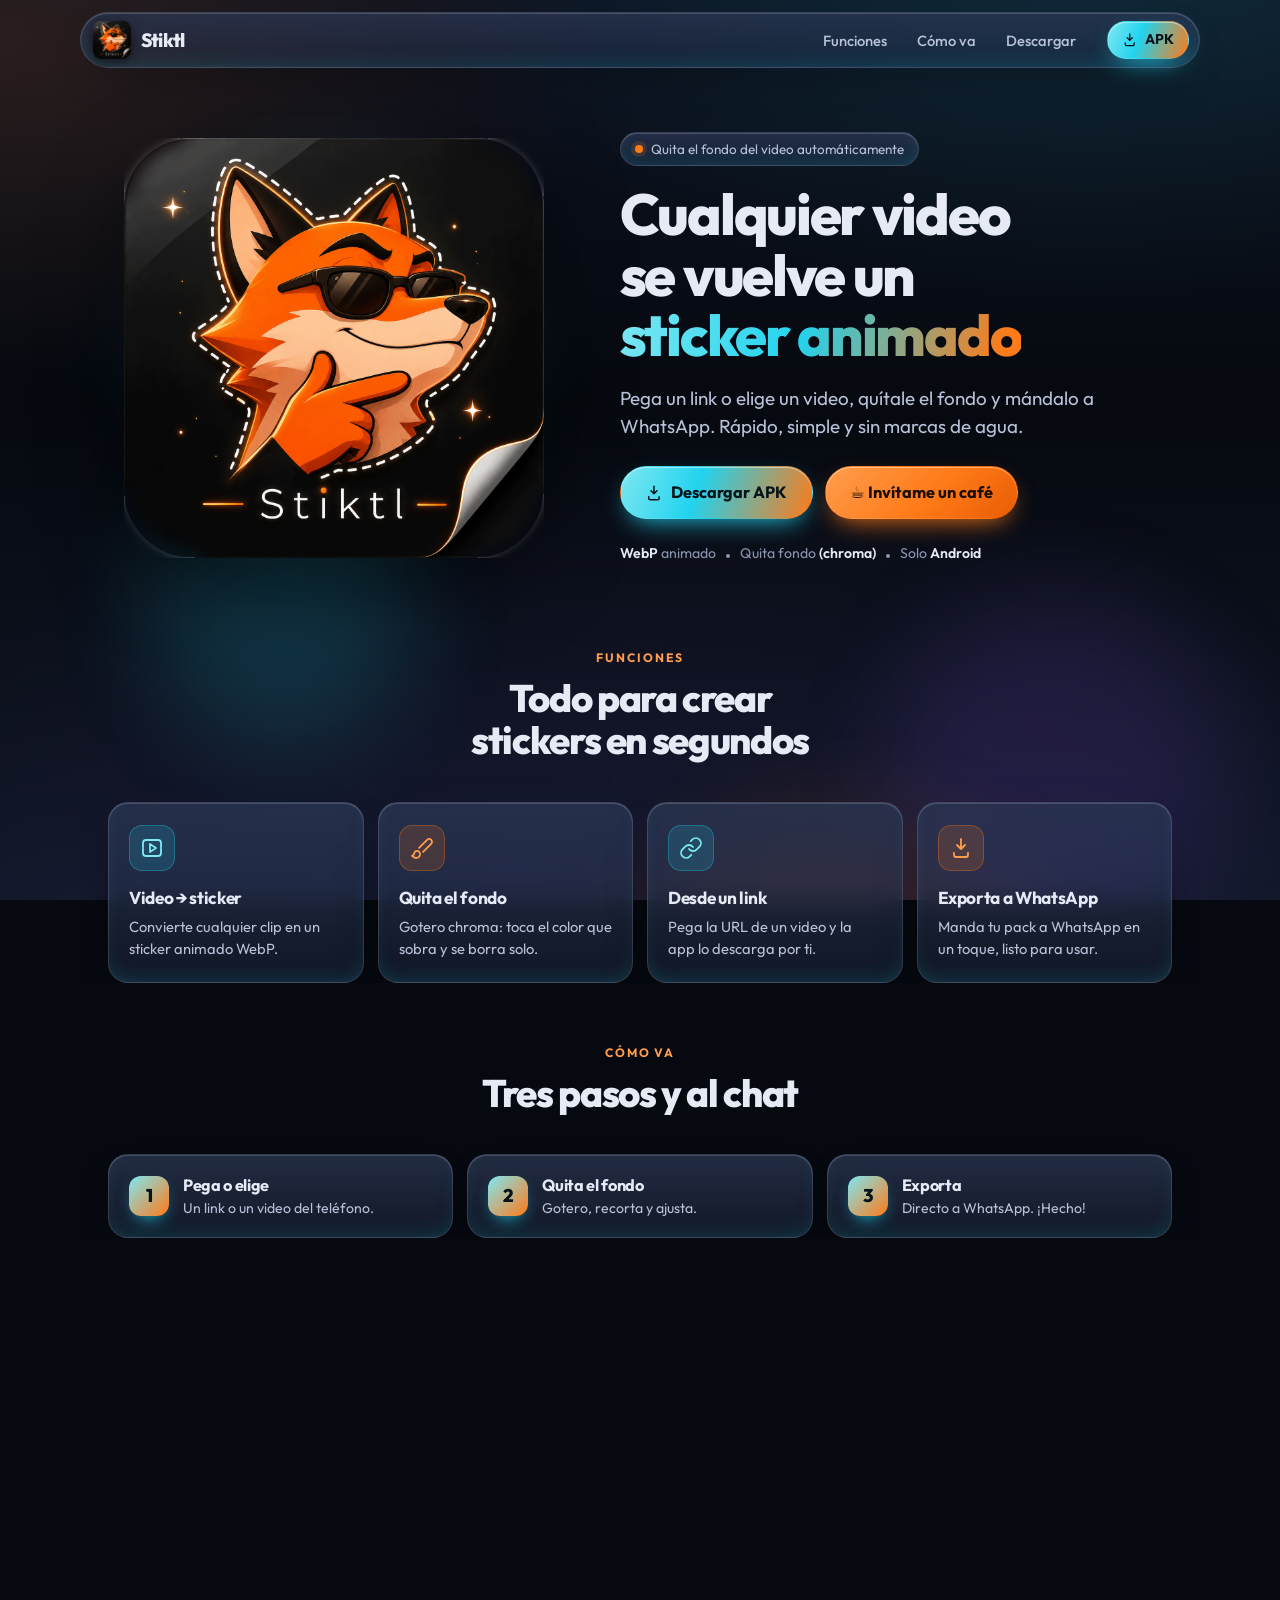
<file: index.html>
<!DOCTYPE html>
<html lang="es">
<head>
  <meta charset="UTF-8" />
  <meta name="viewport" content="width=device-width, initial-scale=1.0, viewport-fit=cover" />
  <title>Stiktl — Cualquier video → sticker animado</title>
  <meta name="description" content="Convierte cualquier video en un sticker animado para WhatsApp. Pega un link o elige un video, quítale el fondo y exporta. Descarga el APK para Android." />
  <meta name="theme-color" content="#06090F" />
  <link rel="icon" type="image/png" href="stiktlicon.png" />

  <!-- Tipografía: una sola familia para reducir descargas -->
  <link rel="preconnect" href="https://fonts.googleapis.com" />
  <link rel="preconnect" href="https://fonts.gstatic.com" crossorigin />
  <link href="https://fonts.googleapis.com/css2?family=Outfit:wght@400;500;600;700;800&display=swap" rel="stylesheet" />

  <link rel="stylesheet" href="styles.css" />
  <script>document.documentElement.classList.add("js-anim");</script>
</head>
<body>

  <!-- Fondo: blobs aurora cyan/naranja (generados en script.js) -->
  <div class="bg" aria-hidden="true">
    <div class="bg__blobs" id="blobs"></div>
  </div>

  <!-- ===================== HEADER ===================== -->
  <header class="header" id="top">
    <nav class="nav glass">
      <a class="brand" href="#top" aria-label="Stiktl inicio">
        <span class="brand__mark"><img src="stiktlicon.png" alt="" width="36" height="36" /></span>
        <span class="brand__name">Stiktl</span>
      </a>
      <ul class="nav__links">
        <li><a href="#funciones">Funciones</a></li>
        <li><a href="#como">Cómo va</a></li>
        <li><a href="#descargar">Descargar</a></li>
      </ul>
      <a class="btn btn--primary btn--sm" href="/download">
        <svg class="btn__icon" viewBox="0 0 24 24" aria-hidden="true"><path d="M12 3v10m0 0 4-4m-4 4-4-4M5 17v2a2 2 0 0 0 2 2h10a2 2 0 0 0 2-2v-2"/></svg>
        APK
      </a>
    </nav>
  </header>

  <main>
    <!-- ===================== HERO ===================== -->
    <section class="hero">
      <!-- Icono GIGANTE a la izquierda -->
      <div class="hero__icon reveal">
        <span class="hero__icon-glow" aria-hidden="true"></span>
        <img src="stiktlicon.png" alt="Icono de Stiktl" width="420" height="420" fetchpriority="high" />
      </div>

      <div class="hero__copy reveal" data-delay="80">
        <span class="pill glass">
          <span class="pill__dot"></span>
          Quita el fondo del video automáticamente
        </span>
        <h1 class="hero__title">
          Cualquier video se vuelve un
          <span class="grad">sticker animado</span>
        </h1>
        <p class="hero__subtitle">
          Pega un link o elige un video, quítale el fondo y mándalo a WhatsApp.
          Rápido, simple y sin marcas de agua.
        </p>
        <div class="hero__actions">
          <a class="btn btn--primary btn--lg" href="/download">
            <svg class="btn__icon" viewBox="0 0 24 24" aria-hidden="true"><path d="M12 3v10m0 0 4-4m-4 4-4-4M5 17v2a2 2 0 0 0 2 2h10a2 2 0 0 0 2-2v-2"/></svg>
            Descargar APK
          </a>
          <a class="btn btn--coffee btn--lg" href="https://www.paypal.com/paypalme/arturiousms" target="_blank" rel="noopener">
            ☕ Invítame un café
          </a>
        </div>
        <ul class="hero__meta">
          <li><strong>WebP</strong> animado</li>
          <li><span class="dot-sep"></span></li>
          <li>Quita fondo <strong>(chroma)</strong></li>
          <li><span class="dot-sep"></span></li>
          <li>Solo <strong>Android</strong></li>
        </ul>
      </div>
    </section>

    <!-- ===================== FUNCIONES ===================== -->
    <section class="section" id="funciones">
      <header class="section__head reveal">
        <span class="eyebrow">Funciones</span>
        <h2 class="section__title">Todo para crear stickers en segundos</h2>
      </header>
      <div class="features">
        <article class="feature glass reveal">
          <div class="feature__icon feature__icon--cyan">
            <svg viewBox="0 0 24 24"><path d="m10 8 6 4-6 4V8Z"/><rect x="3" y="4" width="18" height="16" rx="3"/></svg>
          </div>
          <h3>Video → sticker</h3>
          <p>Convierte cualquier clip en un sticker animado WebP.</p>
        </article>
        <article class="feature glass reveal">
          <div class="feature__icon feature__icon--orange">
            <svg viewBox="0 0 24 24"><path d="m9.06 11.9 8.07-8.06a2.85 2.85 0 1 1 4.03 4.03l-8.06 8.08"/><path d="M7.07 14.94a3 3 0 0 0-3 3.02c0 1.33-2.5 1.52-2 2.02 1.08 1.1 2.49 2.02 4 2.02a4 4 0 0 0 4-4.04 3.01 3.01 0 0 0-3-3.02z"/></svg>
          </div>
          <h3>Quita el fondo</h3>
          <p>Gotero chroma: toca el color que sobra y se borra solo.</p>
        </article>
        <article class="feature glass reveal">
          <div class="feature__icon feature__icon--cyan">
            <svg viewBox="0 0 24 24"><path d="M10 13a5 5 0 0 0 7.54.54l3-3a5 5 0 0 0-7.07-7.07l-1.72 1.71"/><path d="M14 11a5 5 0 0 0-7.54-.54l-3 3a5 5 0 0 0 7.07 7.07l1.71-1.71"/></svg>
          </div>
          <h3>Desde un link</h3>
          <p>Pega la URL de un video y la app lo descarga por ti.</p>
        </article>
        <article class="feature glass reveal">
          <div class="feature__icon feature__icon--orange">
            <svg viewBox="0 0 24 24"><path d="M12 3v10m0 0 4-4m-4 4-4-4M5 17v2a2 2 0 0 0 2 2h10a2 2 0 0 0 2-2v-2"/></svg>
          </div>
          <h3>Exporta a WhatsApp</h3>
          <p>Manda tu pack a WhatsApp en un toque, listo para usar.</p>
        </article>
      </div>
    </section>

    <!-- ===================== CÓMO VA (3 pasos compactos) ===================== -->
    <section class="section section--tight" id="como">
      <header class="section__head reveal">
        <span class="eyebrow">Cómo va</span>
        <h2 class="section__title">Tres pasos y al chat</h2>
      </header>
      <ol class="steps">
        <li class="step glass reveal"><span class="step__num">1</span><div><h3>Pega o elige</h3><p>Un link o un video del teléfono.</p></div></li>
        <li class="step glass reveal"><span class="step__num">2</span><div><h3>Quita el fondo</h3><p>Gotero, recorta y ajusta.</p></div></li>
        <li class="step glass reveal"><span class="step__num">3</span><div><h3>Exporta</h3><p>Directo a WhatsApp. ¡Hecho!</p></div></li>
      </ol>
    </section>

    <!-- ===================== DESCARGA + APOYO ===================== -->
    <section class="section section--tight" id="descargar">
      <div class="download glass reveal">
        <div class="download__glow" aria-hidden="true"></div>
        <span class="eyebrow">Descarga</span>
        <h2 class="download__title">Descarga <span>Stiktl</span> para Android</h2>
        <p class="download__text">Instala el <strong>APK</strong> directo en tu teléfono. Sin tiendas, sin esperas.</p>
        <div class="download__actions">
          <a class="btn btn--primary btn--xl" href="/download">
            <svg class="btn__icon" viewBox="0 0 24 24" aria-hidden="true"><path d="M12 3v10m0 0 4-4m-4 4-4-4M5 17v2a2 2 0 0 0 2 2h10a2 2 0 0 0 2-2v-2"/></svg>
            Descargar APK
          </a>
          <a class="btn btn--coffee btn--xl" href="https://www.paypal.com/paypalme/arturiousms" target="_blank" rel="noopener">
            ☕ Apoyar por PayPal
          </a>
        </div>
        <p class="download__note">Android · versión 1.0 · da lo que quieras, ¡mil gracias!</p>
      </div>
    </section>
  </main>

  <!-- ===================== FOOTER ===================== -->
  <footer class="footer">
    <div class="footer__inner glass">
      <div class="footer__brand">
        <span class="brand__mark brand__mark--sm"><img src="stiktlicon.png" alt="" width="30" height="30" /></span>
        <span class="brand__name">Stiktl</span>
      </div>
      <a class="footer__coffee" href="https://www.paypal.com/paypalme/arturiousms" target="_blank" rel="noopener">☕ Café</a>
      <p class="footer__copy">© <span id="year">2026</span> Stiktl · Hecho para los que viven en stickers · <a href="/privacy" style="color:var(--cyan-soft);">Privacidad</a></p>
    </div>
  </footer>

  <script src="script.js"></script>
</body>
</html>
</file>
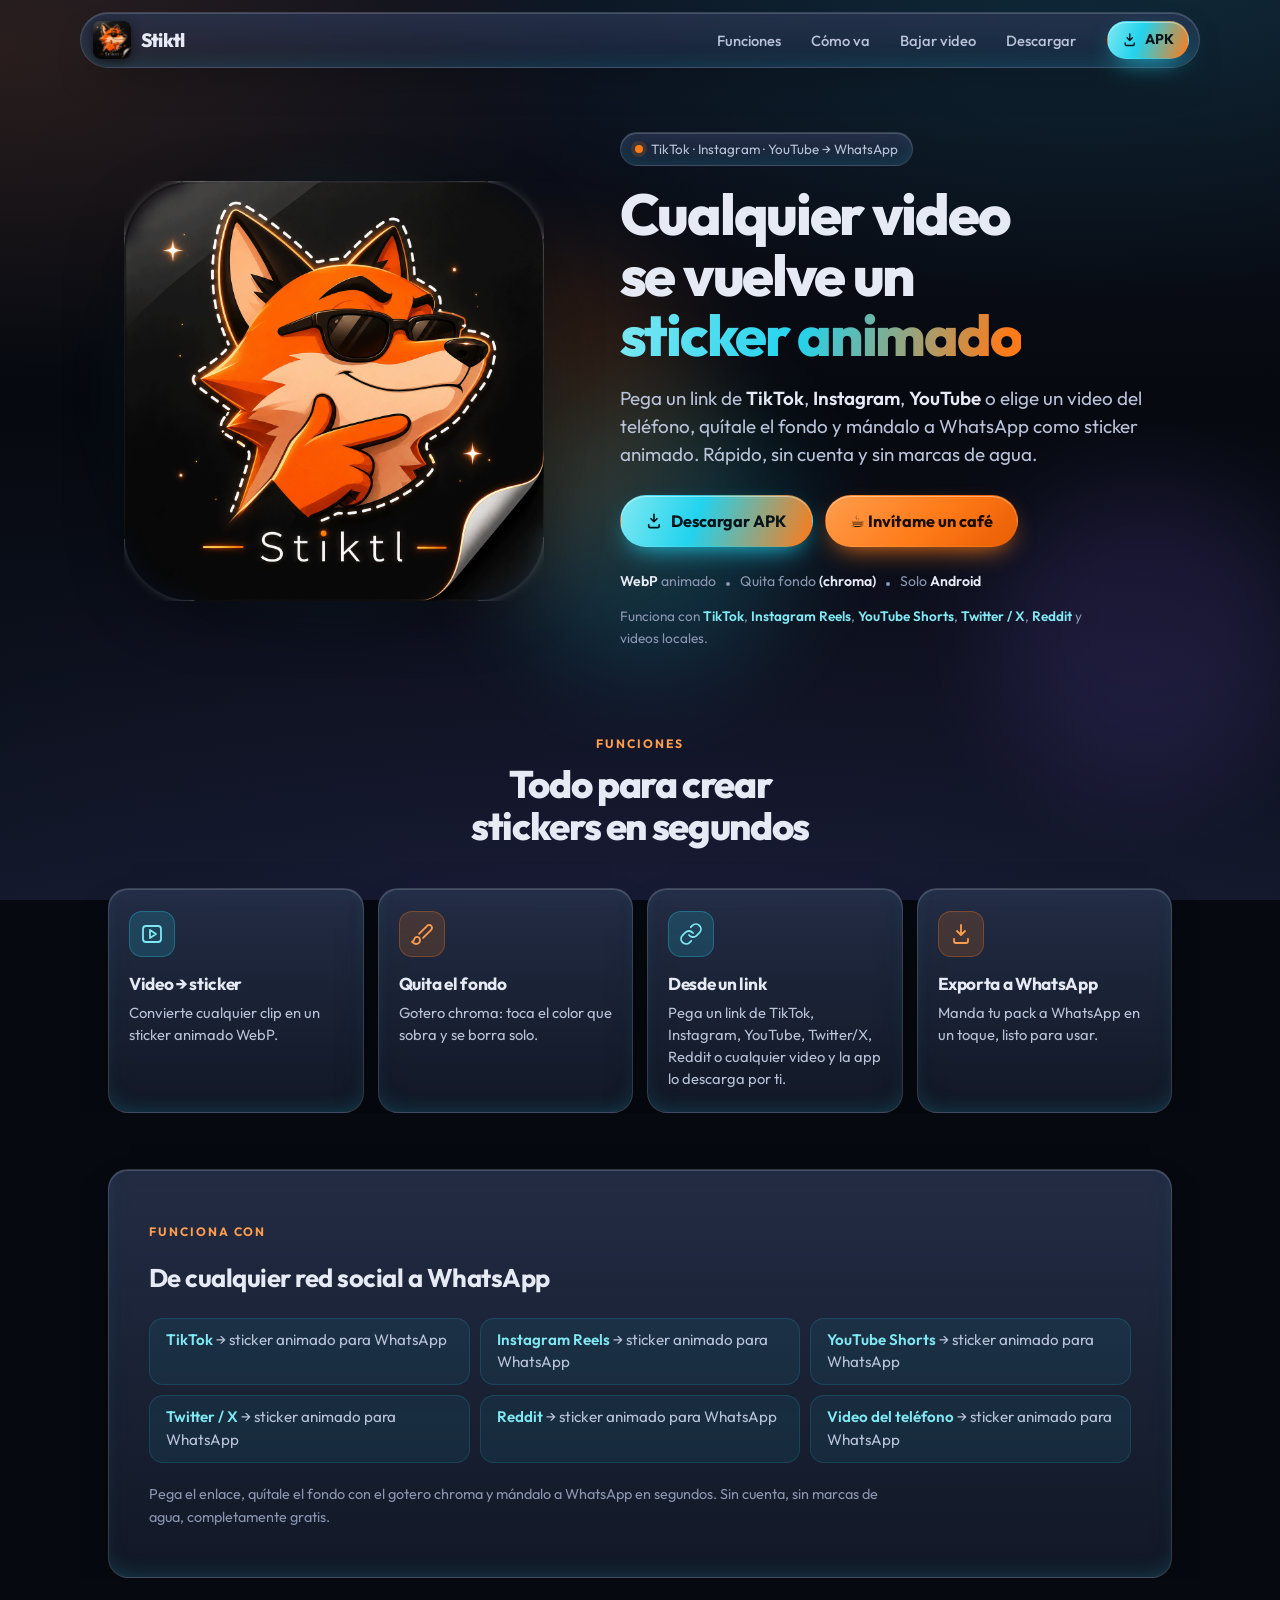
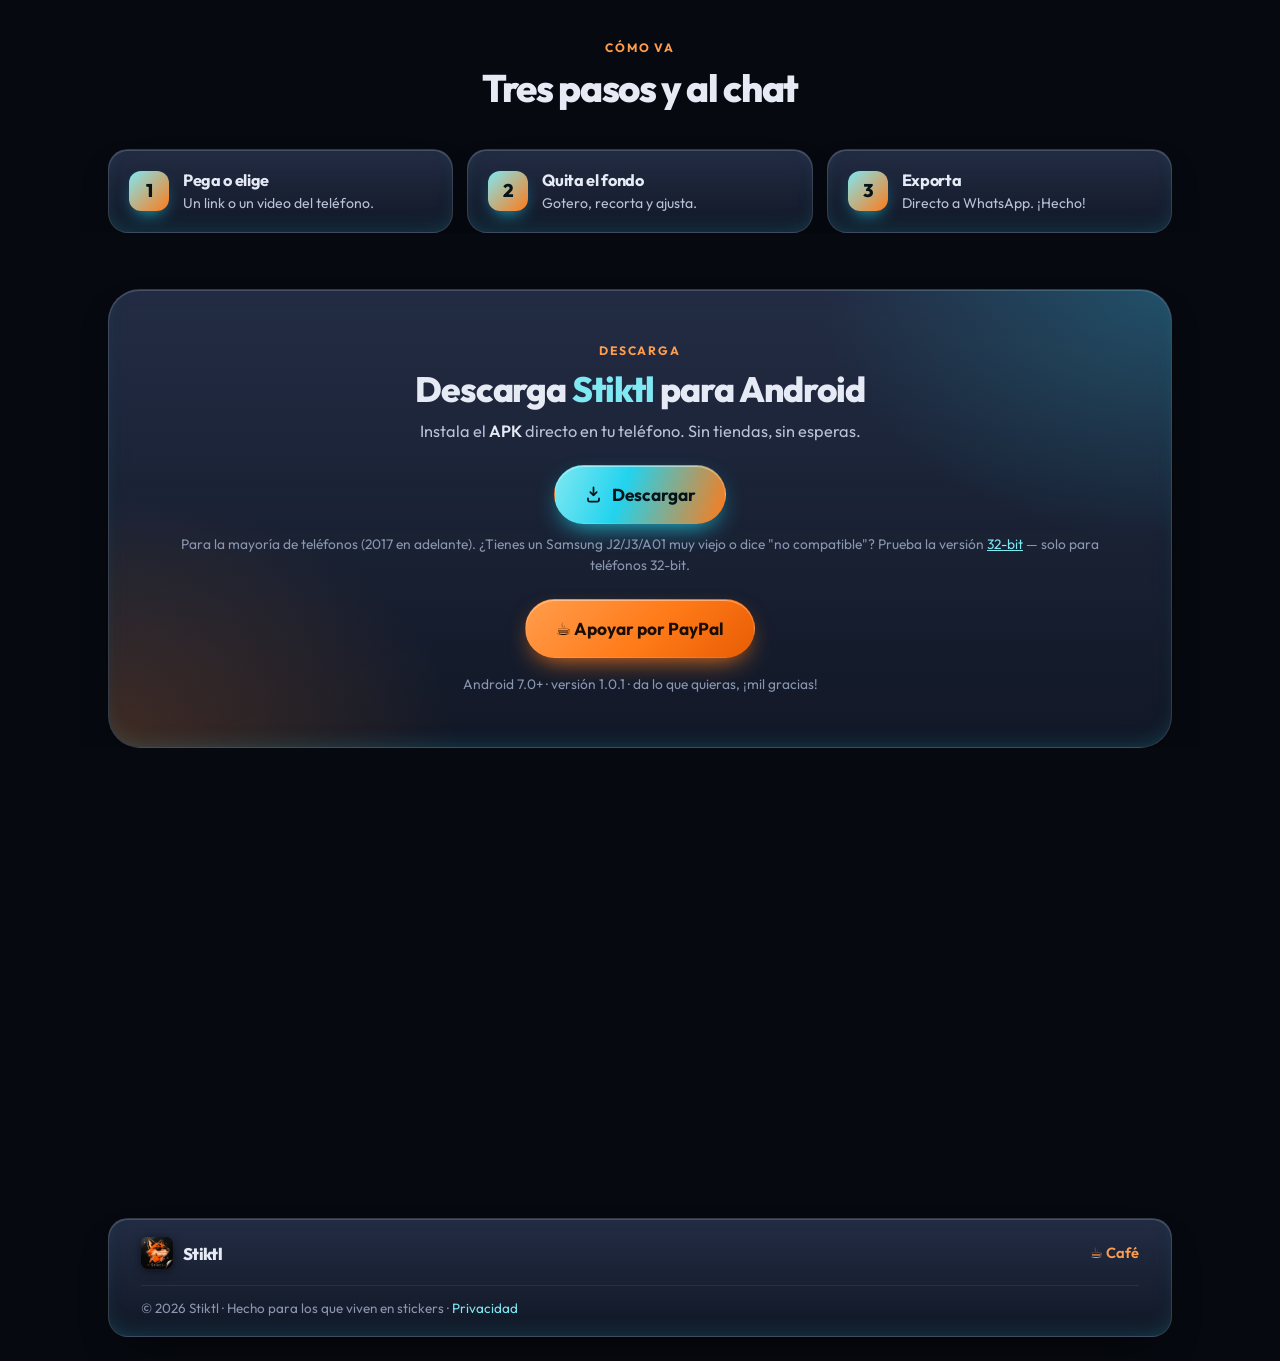
<file: public/index.html>
<!DOCTYPE html>
<html lang="es">
<head>
  <meta charset="UTF-8" />
  <meta name="viewport" content="width=device-width, initial-scale=1.0, viewport-fit=cover" />
  <title>Stiktl — Cualquier video → sticker animado</title>
  <meta name="description" content="Convierte videos de TikTok, Instagram o YouTube en stickers animados para WhatsApp. Quita el fondo, recorta y exporta al instante. APK gratis para Android." />
  <meta name="theme-color" content="#06090F" />
  <link rel="icon" type="image/png" href="stiktlicon.png" />
  <link rel="canonical" href="https://stiktl.web.app/" />
  <meta name="robots" content="index, follow" />
  <meta name="keywords" content="sticker animado WhatsApp, TikTok a sticker WhatsApp, Instagram a sticker WhatsApp, YouTube a sticker WhatsApp, convertir video sticker, quitar fondo video, app stickers Android, stiktl apk, stiker whatsapp, tiktok whatsapp sticker" />
  <meta name="author" content="Stiktl" />
  <link rel="alternate" hreflang="es" href="https://stiktl.web.app/" />
  <link rel="alternate" hreflang="x-default" href="https://stiktl.web.app/" />

  <!-- Open Graph / WhatsApp / redes sociales -->
  <meta property="og:type" content="website" />
  <meta property="og:url" content="https://stiktl.web.app/" />
  <meta property="og:title" content="Stiktl — Cualquier video → sticker animado" />
  <meta property="og:description" content="Convierte videos de TikTok, Instagram o YouTube en stickers animados para WhatsApp. Quita el fondo, recorta y exporta al instante. APK gratis para Android." />
  <meta property="og:image" content="https://stiktl.web.app/stiktlicon.png" />
  <meta property="og:locale" content="es_ES" />
  <meta name="twitter:card" content="summary" />
  <meta name="twitter:title" content="Stiktl — Cualquier video → sticker animado" />
  <meta name="twitter:description" content="Convierte cualquier video en un sticker animado para WhatsApp. Descarga el APK para Android." />
  <meta name="twitter:image" content="https://stiktl.web.app/stiktlicon.png" />

  <!-- Schema.org: app de software -->
  <script type="application/ld+json">
  {
    "@context": "https://schema.org",
    "@type": "SoftwareApplication",
    "name": "Stiktl",
    "applicationCategory": "MultimediaApplication",
    "operatingSystem": "Android 7.0+",
    "description": "Convierte videos de TikTok, Instagram, YouTube o cualquier video en stickers animados para WhatsApp. Quita el fondo, recorta y exporta en segundos.",
    "url": "https://stiktl.web.app/",
    "offers": { "@type": "Offer", "price": "0", "priceCurrency": "USD" },
    "author": { "@type": "Person", "name": "Arturo" }
  }
  </script>

  <!-- Tipografía: una sola familia para reducir descargas -->
  <link rel="preconnect" href="https://fonts.googleapis.com" />
  <link rel="preconnect" href="https://fonts.gstatic.com" crossorigin />
  <link href="https://fonts.googleapis.com/css2?family=Outfit:wght@400;500;600;700;800&display=swap" rel="stylesheet" />

  <link rel="stylesheet" href="styles.css?v=4" />
  <script>document.documentElement.classList.add("js-anim");</script>
</head>
<body>

  <!-- Fondo: blobs aurora cyan/naranja (generados en script.js) -->
  <div class="bg" aria-hidden="true">
    <div class="bg__blobs" id="blobs"></div>
  </div>

  <!-- ===================== HEADER ===================== -->
  <header class="header" id="top">
    <nav class="nav glass">
      <a class="brand" href="#top" aria-label="Stiktl inicio">
        <span class="brand__mark"><img src="stiktlicon.png" alt="Stiktl" width="36" height="36" /></span>
        <span class="brand__name">Stiktl</span>
      </a>
      <ul class="nav__links">
        <li><a href="#funciones">Funciones</a></li>
        <li><a href="#como">Cómo va</a></li>
        <li><a href="#descargar-video">Bajar video</a></li>
        <li><a href="#descargar">Descargar</a></li>
      </ul>
      <a class="btn btn--primary btn--sm" href="#descargar">
        <svg class="btn__icon" viewBox="0 0 24 24" fill="none" stroke="currentColor" stroke-width="2" stroke-linecap="round" stroke-linejoin="round" aria-hidden="true"><path d="M12 3v10m0 0 4-4m-4 4-4-4M5 17v2a2 2 0 0 0 2 2h10a2 2 0 0 0 2-2v-2"/></svg>
        APK
      </a>
    </nav>
  </header>

  <main>
    <!-- ===================== HERO ===================== -->
    <section class="hero">
      <!-- Icono GIGANTE a la izquierda -->
      <div class="hero__icon reveal">
        <span class="hero__icon-glow" aria-hidden="true"></span>
        <img src="stiktlicon.png" alt="Icono de Stiktl" width="420" height="420" fetchpriority="high" />
      </div>

      <div class="hero__copy reveal" data-delay="80">
        <span class="pill glass">
          <span class="pill__dot"></span>
          TikTok · Instagram · YouTube → WhatsApp
        </span>
        <h1 class="hero__title">
          Cualquier video se vuelve un
          <span class="grad">sticker animado</span>
        </h1>
        <p class="hero__subtitle">
          Pega un link de <strong>TikTok</strong>, <strong>Instagram</strong>, <strong>YouTube</strong> o elige un video del teléfono,
          quítale el fondo y mándalo a WhatsApp como sticker animado.
          Rápido, sin cuenta y sin marcas de agua.
        </p>
        <div class="hero__actions">
          <a class="btn btn--primary btn--lg" href="#descargar">
            <svg class="btn__icon" viewBox="0 0 24 24" fill="none" stroke="currentColor" stroke-width="2" stroke-linecap="round" stroke-linejoin="round" aria-hidden="true"><path d="M12 3v10m0 0 4-4m-4 4-4-4M5 17v2a2 2 0 0 0 2 2h10a2 2 0 0 0 2-2v-2"/></svg>
            Descargar APK
          </a>
          <a class="btn btn--coffee btn--lg" href="https://www.paypal.com/paypalme/arturiousms" target="_blank" rel="noopener">
            ☕ Invítame un café
          </a>
        </div>
        <ul class="hero__meta">
          <li><strong>WebP</strong> animado</li>
          <li><span class="dot-sep"></span></li>
          <li>Quita fondo <strong>(chroma)</strong></li>
          <li><span class="dot-sep"></span></li>
          <li>Solo <strong>Android</strong></li>
        </ul>
        <p class="hero__platforms">
          Funciona con <strong>TikTok</strong>, <strong>Instagram Reels</strong>, <strong>YouTube&nbsp;Shorts</strong>, <strong>Twitter&nbsp;/&nbsp;X</strong>, <strong>Reddit</strong> y videos locales.
        </p>
      </div>
    </section>

    <!-- ===================== FUNCIONES ===================== -->
    <section class="section" id="funciones">
      <header class="section__head reveal">
        <span class="eyebrow">Funciones</span>
        <h2 class="section__title">Todo para crear stickers en segundos</h2>
      </header>
      <div class="features">
        <article class="feature glass reveal">
          <div class="feature__icon feature__icon--cyan">
            <svg viewBox="0 0 24 24"><path d="m10 8 6 4-6 4V8Z"/><rect x="3" y="4" width="18" height="16" rx="3"/></svg>
          </div>
          <h3>Video → sticker</h3>
          <p>Convierte cualquier clip en un sticker animado WebP.</p>
        </article>
        <article class="feature glass reveal">
          <div class="feature__icon feature__icon--orange">
            <svg viewBox="0 0 24 24"><path d="m9.06 11.9 8.07-8.06a2.85 2.85 0 1 1 4.03 4.03l-8.06 8.08"/><path d="M7.07 14.94a3 3 0 0 0-3 3.02c0 1.33-2.5 1.52-2 2.02 1.08 1.1 2.49 2.02 4 2.02a4 4 0 0 0 4-4.04 3.01 3.01 0 0 0-3-3.02z"/></svg>
          </div>
          <h3>Quita el fondo</h3>
          <p>Gotero chroma: toca el color que sobra y se borra solo.</p>
        </article>
        <article class="feature glass reveal">
          <div class="feature__icon feature__icon--cyan">
            <svg viewBox="0 0 24 24"><path d="M10 13a5 5 0 0 0 7.54.54l3-3a5 5 0 0 0-7.07-7.07l-1.72 1.71"/><path d="M14 11a5 5 0 0 0-7.54-.54l-3 3a5 5 0 0 0 7.07 7.07l1.71-1.71"/></svg>
          </div>
          <h3>Desde un link</h3>
          <p>Pega un link de TikTok, Instagram, YouTube, Twitter/X, Reddit o cualquier video y la app lo descarga por ti.</p>
        </article>
        <article class="feature glass reveal">
          <div class="feature__icon feature__icon--orange">
            <svg viewBox="0 0 24 24"><path d="M12 3v10m0 0 4-4m-4 4-4-4M5 17v2a2 2 0 0 0 2 2h10a2 2 0 0 0 2-2v-2"/></svg>
          </div>
          <h3>Exporta a WhatsApp</h3>
          <p>Manda tu pack a WhatsApp en un toque, listo para usar.</p>
        </article>
      </div>
    </section>

    <!-- ===================== PLATAFORMAS ===================== -->
    <section class="section section--tight" id="plataformas">
      <div class="platforms glass reveal">
        <span class="eyebrow">Funciona con</span>
        <h2 class="platforms__title">De cualquier red social a WhatsApp</h2>
        <ul class="platforms__list">
          <li><strong>TikTok</strong> → sticker animado para WhatsApp</li>
          <li><strong>Instagram Reels</strong> → sticker animado para WhatsApp</li>
          <li><strong>YouTube Shorts</strong> → sticker animado para WhatsApp</li>
          <li><strong>Twitter / X</strong> → sticker animado para WhatsApp</li>
          <li><strong>Reddit</strong> → sticker animado para WhatsApp</li>
          <li><strong>Video del teléfono</strong> → sticker animado para WhatsApp</li>
        </ul>
        <p class="platforms__note">Pega el enlace, quítale el fondo con el gotero chroma y mándalo a WhatsApp en segundos. Sin cuenta, sin marcas de agua, completamente gratis.</p>
      </div>
    </section>

    <!-- ===================== CÓMO VA (3 pasos compactos) ===================== -->
    <section class="section section--tight" id="como">
      <header class="section__head reveal">
        <span class="eyebrow">Cómo va</span>
        <h2 class="section__title">Tres pasos y al chat</h2>
      </header>
      <ol class="steps">
        <li class="step glass reveal"><span class="step__num">1</span><div><h3>Pega o elige</h3><p>Un link o un video del teléfono.</p></div></li>
        <li class="step glass reveal"><span class="step__num">2</span><div><h3>Quita el fondo</h3><p>Gotero, recorta y ajusta.</p></div></li>
        <li class="step glass reveal"><span class="step__num">3</span><div><h3>Exporta</h3><p>Directo a WhatsApp. ¡Hecho!</p></div></li>
      </ol>
    </section>

    <!-- ===================== DESCARGA + APOYO ===================== -->
    <section class="section section--tight" id="descargar">
      <div class="download glass reveal">
        <div class="download__glow" aria-hidden="true"></div>
        <span class="eyebrow">Descarga</span>
        <h2 class="download__title">Descarga <span>Stiktl</span> para Android</h2>
        <p class="download__text">Instala el <strong>APK</strong> directo en tu teléfono. Sin tiendas, sin esperas.</p>

        <div class="download__actions">
          <a class="btn btn--primary btn--xl" href="/download-64">
            <svg class="btn__icon" viewBox="0 0 24 24" fill="none" stroke="currentColor" stroke-width="2" stroke-linecap="round" stroke-linejoin="round" aria-hidden="true"><path d="M12 3v10m0 0 4-4m-4 4-4-4M5 17v2a2 2 0 0 0 2 2h10a2 2 0 0 0 2-2v-2"/></svg>
            Descargar
          </a>
        </div>
        <p class="download__note" style="margin-top:.6rem;">
          Para la mayoría de teléfonos (2017 en adelante). ¿Tienes un Samsung J2/J3/A01 muy viejo o dice "no compatible"? Prueba la versión
          <a href="/download-32" style="color:var(--cyan-soft);text-decoration:underline;">32-bit</a> — solo para teléfonos 32-bit.
        </p>

        <div class="download__actions" style="margin-top:1.5rem;">
          <a class="btn btn--coffee btn--xl" href="https://www.paypal.com/paypalme/arturiousms" target="_blank" rel="noopener">
            ☕ Apoyar por PayPal
          </a>
        </div>
        <p class="download__note">Android 7.0+ · versión 1.0.1 · da lo que quieras, ¡mil gracias!</p>
      </div>
    </section>
  </main>

  <!-- ===================== DESCARGADOR WEB ===================== -->
  <section class="section section--tight" id="descargar-video">
    <header class="section__head reveal">
      <span class="eyebrow">Bajar video</span>
      <h2 class="section__title">Descarga sin marca de agua</h2>
    </header>

    <div class="dl-card glass reveal">
      <p class="dl-card__sub">Pega el link de TikTok, Instagram, YouTube, Twitter/X, Reddit…</p>

      <div class="dl-row">
        <div class="dl-input-wrap">
          <svg class="dl-input-icon" viewBox="0 0 24 24" aria-hidden="true"><path d="M10 13a5 5 0 0 0 7.54.54l3-3a5 5 0 0 0-7.07-7.07l-1.72 1.71"/><path d="M14 11a5 5 0 0 0-7.54-.54l-3 3a5 5 0 0 0 7.07 7.07l1.71-1.71"/></svg>
          <input id="dlUrl" type="url"
            placeholder="https://www.tiktok.com/…"
            autocomplete="off" autocorrect="off" spellcheck="false" />
        </div>
        <button id="dlBtn" class="btn btn--primary btn--lg" onclick="stiktlDownload()">
          <svg class="btn__icon" viewBox="0 0 24 24" fill="none" stroke="currentColor" stroke-width="2" stroke-linecap="round" stroke-linejoin="round" aria-hidden="true"><path d="M12 3v10m0 0 4-4m-4 4-4-4M5 17v2a2 2 0 0 0 2 2h10a2 2 0 0 0 2-2v-2"/></svg>
          Bajar
        </button>
      </div>

      <div id="dlStatus" class="dl-status" aria-live="polite" style="display:none"></div>

      <div id="dlResult" class="dl-result" style="display:none">
        <div class="dl-result__meta">
          <p id="dlTitle" class="dl-result__title"></p>
          <div class="dl-result__progress" id="dlProgress" style="display:none">
            <div class="dl-progress-bar"><div id="dlBar" class="dl-progress-fill"></div></div>
            <span id="dlPct">0%</span>
          </div>
        </div>
        <button id="dlSaveBtn" class="btn btn--primary btn--lg" onclick="stiktlSave()">
          <svg class="btn__icon" viewBox="0 0 24 24" fill="none" stroke="currentColor" stroke-width="2" stroke-linecap="round" stroke-linejoin="round" aria-hidden="true"><path d="M12 3v10m0 0 4-4m-4 4-4-4M5 17v2a2 2 0 0 0 2 2h10a2 2 0 0 0 2-2v-2"/></svg>
          Guardar video
        </button>
      </div>

      <ul class="dl-platforms">
        <li>TikTok</li><li>Instagram</li><li>YouTube</li><li>Twitter / X</li><li>Reddit</li>
      </ul>
    </div>
  </section>

  <!-- ===================== FOOTER ===================== -->
  <footer class="footer">
    <div class="footer__inner glass">
      <div class="footer__brand">
        <span class="brand__mark brand__mark--sm"><img src="stiktlicon.png" alt="Stiktl" width="30" height="30" /></span>
        <span class="brand__name">Stiktl</span>
      </div>
      <a class="footer__coffee" href="https://www.paypal.com/paypalme/arturiousms" target="_blank" rel="noopener">☕ Café</a>
      <p class="footer__copy">© <span id="year">2026</span> Stiktl · Hecho para los que viven en stickers · <a href="/privacy" style="color:var(--cyan-soft);">Privacidad</a></p>
    </div>
  </footer>

  <script src="script.js?v=4"></script>
</body>
</html>
</file>
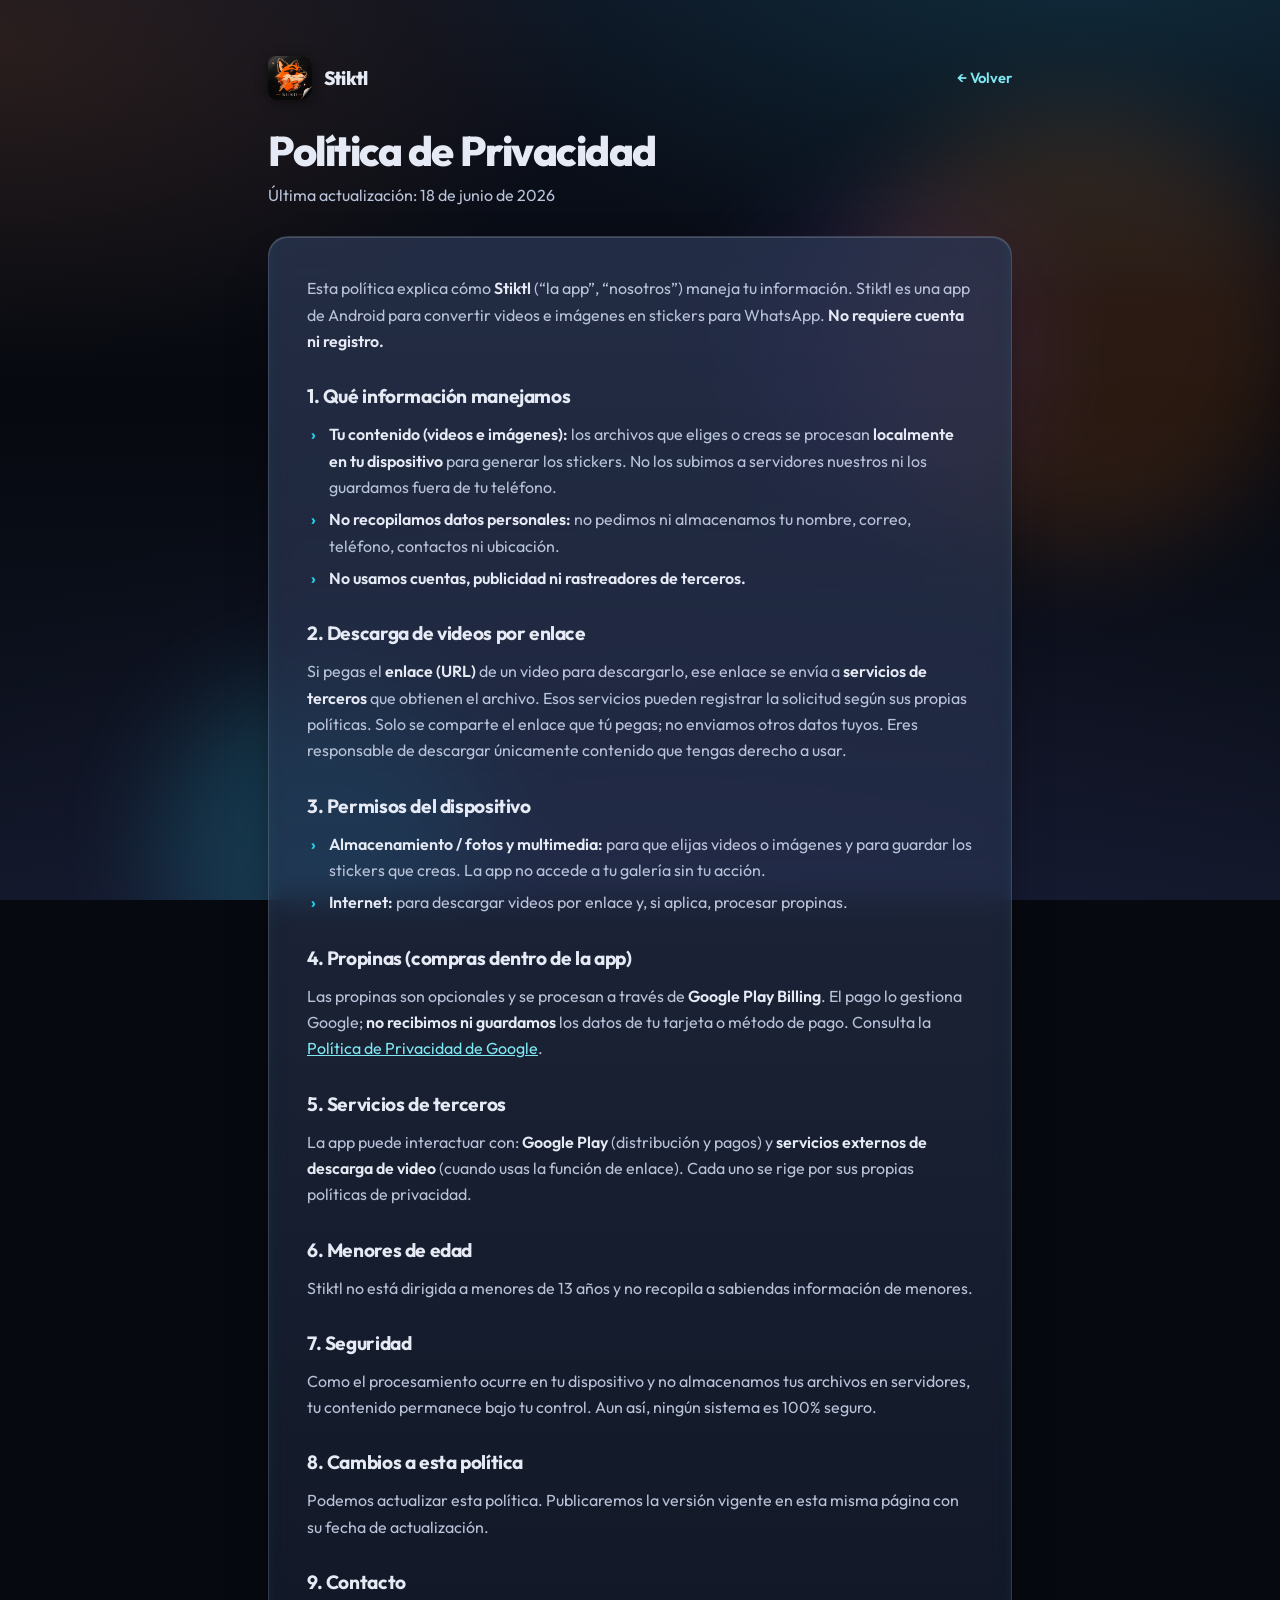
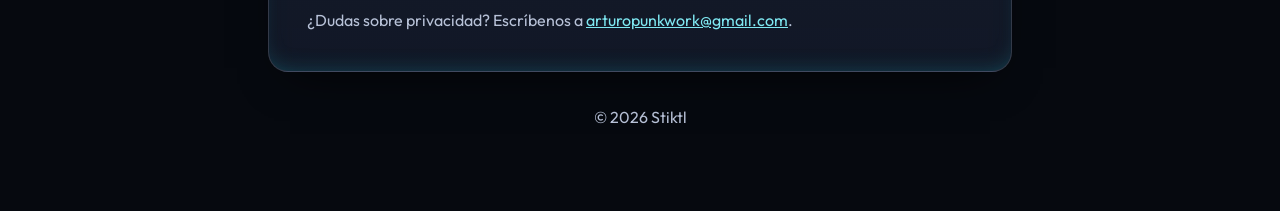
<file: public/privacy.html>
<!DOCTYPE html>
<html lang="es">
<head>
  <meta charset="UTF-8" />
  <meta name="viewport" content="width=device-width, initial-scale=1.0, viewport-fit=cover" />
  <title>Política de Privacidad — Stiktl</title>
  <meta name="description" content="Política de privacidad de Stiktl: qué datos maneja la app y cómo." />
  <meta name="theme-color" content="#06090F" />
  <link rel="icon" type="image/png" href="stiktlicon.png" />
  <link rel="preconnect" href="https://fonts.googleapis.com" />
  <link rel="preconnect" href="https://fonts.gstatic.com" crossorigin />
  <link href="https://fonts.googleapis.com/css2?family=Outfit:wght@400;500;600;700;800&display=swap" rel="stylesheet" />
  <link rel="stylesheet" href="styles.css" />
  <style>
    .legal { max-width: 800px; margin: 0 auto; padding: clamp(28px,5vw,56px) clamp(16px,4vw,28px) 80px; }
    .legal__top { display: flex; align-items: center; gap: 12px; margin-bottom: 28px; }
    .legal__top img { width: 44px; height: 44px; filter: drop-shadow(0 2px 6px rgba(0,0,0,.5)); }
    .legal__back { margin-left: auto; color: var(--cyan-soft); font-weight: 600; font-size: .92rem; }
    .legal__back:hover { color: var(--cyan); }
    .legal h1 { font-size: clamp(1.8rem,4vw,2.6rem); font-weight: 800; letter-spacing: -0.035em; line-height: 1.1; }
    .legal__date { color: var(--text-faint); font-size: .9rem; margin: 8px 0 28px; }
    .legal .card { border-radius: var(--radius); padding: clamp(22px,4vw,38px); }
    .legal h2 { font-size: 1.2rem; font-weight: 700; letter-spacing: -0.02em; margin: 28px 0 10px; color: var(--text); }
    .legal h2:first-child { margin-top: 0; }
    .legal p, .legal li { color: var(--text-dim); font-size: 1rem; line-height: 1.65; }
    .legal ul { padding-left: 0; margin: 8px 0; }
    .legal li { position: relative; padding-left: 22px; margin: 6px 0; }
    .legal li::before { content: "›"; position: absolute; left: 4px; color: var(--cyan); font-weight: 700; }
    .legal a.inline { color: var(--cyan-soft); text-decoration: underline; }
    .legal strong { color: var(--text); }
    .legal__foot { text-align: center; color: var(--text-faint); font-size: .86rem; margin-top: 32px; }
  </style>
</head>
<body>
  <div class="bg" aria-hidden="true"><div class="bg__blobs" id="blobs"></div></div>

  <main class="legal">
    <div class="legal__top">
      <img src="stiktlicon.png" alt="Stiktl" />
      <span class="brand__name" style="font-size:1.2rem;">Stiktl</span>
      <a class="legal__back" href="/">← Volver</a>
    </div>

    <h1>Política de Privacidad</h1>
    <p class="legal__date">Última actualización: 18 de junio de 2026</p>

    <div class="card glass">
      <p>Esta política explica cómo <strong>Stiktl</strong> (“la app”, “nosotros”) maneja tu información. Stiktl es una app de Android para convertir videos e imágenes en stickers para WhatsApp. <strong>No requiere cuenta ni registro.</strong></p>

      <h2>1. Qué información manejamos</h2>
      <ul>
        <li><strong>Tu contenido (videos e imágenes):</strong> los archivos que eliges o creas se procesan <strong>localmente en tu dispositivo</strong> para generar los stickers. No los subimos a servidores nuestros ni los guardamos fuera de tu teléfono.</li>
        <li><strong>No recopilamos datos personales:</strong> no pedimos ni almacenamos tu nombre, correo, teléfono, contactos ni ubicación.</li>
        <li><strong>No usamos cuentas, publicidad ni rastreadores de terceros.</strong></li>
      </ul>

      <h2>2. Descarga de videos por enlace</h2>
      <p>Si pegas el <strong>enlace (URL)</strong> de un video para descargarlo, ese enlace se envía a <strong>servicios de terceros</strong> que obtienen el archivo. Esos servicios pueden registrar la solicitud según sus propias políticas. Solo se comparte el enlace que tú pegas; no enviamos otros datos tuyos. Eres responsable de descargar únicamente contenido que tengas derecho a usar.</p>

      <h2>3. Permisos del dispositivo</h2>
      <ul>
        <li><strong>Almacenamiento / fotos y multimedia:</strong> para que elijas videos o imágenes y para guardar los stickers que creas. La app no accede a tu galería sin tu acción.</li>
        <li><strong>Internet:</strong> para descargar videos por enlace y, si aplica, procesar propinas.</li>
      </ul>

      <h2>4. Propinas (compras dentro de la app)</h2>
      <p>Las propinas son opcionales y se procesan a través de <strong>Google Play Billing</strong>. El pago lo gestiona Google; <strong>no recibimos ni guardamos</strong> los datos de tu tarjeta o método de pago. Consulta la <a class="inline" href="https://policies.google.com/privacy" target="_blank" rel="noopener">Política de Privacidad de Google</a>.</p>

      <h2>5. Servicios de terceros</h2>
      <p>La app puede interactuar con: <strong>Google Play</strong> (distribución y pagos) y <strong>servicios externos de descarga de video</strong> (cuando usas la función de enlace). Cada uno se rige por sus propias políticas de privacidad.</p>

      <h2>6. Menores de edad</h2>
      <p>Stiktl no está dirigida a menores de 13 años y no recopila a sabiendas información de menores.</p>

      <h2>7. Seguridad</h2>
      <p>Como el procesamiento ocurre en tu dispositivo y no almacenamos tus archivos en servidores, tu contenido permanece bajo tu control. Aun así, ningún sistema es 100% seguro.</p>

      <h2>8. Cambios a esta política</h2>
      <p>Podemos actualizar esta política. Publicaremos la versión vigente en esta misma página con su fecha de actualización.</p>

      <h2>9. Contacto</h2>
      <p>¿Dudas sobre privacidad? Escríbenos a <a class="inline" href="mailto:arturopunkwork@gmail.com">arturopunkwork@gmail.com</a>.</p>
    </div>

    <p class="legal__foot">© <span id="year">2026</span> Stiktl</p>
  </main>

  <script src="script.js"></script>
</body>
</html>
</file>
<file: styles.css>
/* =================================================================
   STIKTL — Landing compacta · tema Liquid Glass CYAN + NARANJA
   -----------------------------------------------------------------
   Optimizada: una sola fuente, blur moderado, sin mask-composite,
   content-visibility en secciones, animaciones solo con transform.
   ================================================================= */
:root {
  /* Acentos: cyan (UI de la app) + naranja (marca / zorro) */
  --cyan:        #22D3EE;
  --cyan-soft:   #7FE8F2;
  --cyan-deep:   #0EA5E9;
  --orange:      #FF7A18;
  --orange-soft: #FF9D4D;
  --orange-deep: #E85D04;
  --lila:        #8B5CF6;

  --accent: var(--cyan);

  /* Fondo oscuro (DarkBase de la app) */
  --bg:    #06090F;
  --bg-2:  #0D1220;
  --bg-3:  #111728;

  /* Texto sobre cristal oscuro */
  --text:       #E6EAF5;
  --text-dim:   #B8C2D8;
  --text-faint: #8A95B0;

  /* Cristal esmerilado oscuro (slate translúcido) */
  --glass-bg:      rgba(42, 53, 80, 0.55);
  --glass-bg-2:    rgba(42, 53, 80, 0.80);
  --glass-bg-soft: rgba(42, 53, 80, 0.34);
  --glass-border:  rgba(204, 208, 224, 0.18);
  --glass-blur:    14px;

  --shadow: 0 18px 44px -22px rgba(0, 0, 0, 0.85);
  --radius:    20px;
  --radius-sm: 14px;
  --maxw:      1120px;
  --ease:      cubic-bezier(.22, 1, .36, 1);
  --cyan-tint:   rgba(34, 211, 238, 0.16);
  --orange-tint: rgba(255, 122, 24, 0.16);
}

*, *::before, *::after { box-sizing: border-box; }
* { margin: 0; }
html { scroll-behavior: smooth; }
body {
  font-family: "Outfit", system-ui, -apple-system, sans-serif;
  background: var(--bg);
  color: var(--text);
  line-height: 1.5;
  -webkit-font-smoothing: antialiased;
  overflow-x: hidden;
  min-height: 100vh;
}
a { color: inherit; text-decoration: none; }
ul, ol { list-style: none; padding: 0; }
svg { display: block; }
img { max-width: 100%; height: auto; }
strong { color: var(--text); font-weight: 600; }

/* ===================== FONDO ===================== */
.bg {
  position: fixed;
  inset: 0;
  z-index: -1;
  overflow: hidden;
  background:
    radial-gradient(100% 80% at 85% -10%, rgba(34, 211, 238, 0.14), transparent 55%),
    radial-gradient(90% 70% at 0% 5%, rgba(255, 122, 24, 0.12), transparent 52%),
    radial-gradient(120% 120% at 50% 120%, rgba(139, 92, 246, 0.08), transparent 60%),
    linear-gradient(180deg, var(--bg-2), var(--bg) 45%, var(--bg-3));
}
.bg__blobs { position: absolute; inset: 0; }
.blob {
  position: absolute;
  border-radius: 50%;
  filter: blur(50px);
  opacity: 0.34;
  animation: float-blob var(--dur, 24s) var(--ease) infinite alternate;
  will-change: transform;
}
@keyframes float-blob {
  0%   { transform: translate(0, 0) scale(1); }
  100% { transform: translate(var(--dx, 40px), var(--dy, -50px)) scale(var(--sc, 1.2)); }
}

/* ===================== GLASS ===================== */
/* Cristal sin mask-composite: fill translúcido + inset highlight +
   glow cyan en una sola box-shadow. Mucho más barato de pintar. */
.glass {
  background: linear-gradient(180deg, var(--glass-bg-2), var(--glass-bg) 55%, var(--glass-bg-soft));
  backdrop-filter: blur(var(--glass-blur)) saturate(130%);
  -webkit-backdrop-filter: blur(var(--glass-blur)) saturate(130%);
  border: 1px solid var(--glass-border);
  box-shadow: var(--shadow),
              inset 0 1px 0 rgba(204, 208, 224, 0.22),
              inset 0 -10px 26px -16px rgba(34, 211, 238, 0.35);
}

/* ===================== BOTONES ===================== */
.btn {
  --pad-y: 0.7em; --pad-x: 1.25em;
  display: inline-flex; align-items: center; gap: 0.5em;
  padding: var(--pad-y) var(--pad-x);
  border-radius: 999px;
  font-family: inherit; font-weight: 700; font-size: 0.95rem;
  cursor: pointer; border: 1px solid transparent; white-space: nowrap;
  transition: transform .2s var(--ease), box-shadow .25s var(--ease), background .2s, border-color .2s;
}
.btn__icon { width: 1.1em; height: 1.1em; fill: none; stroke: currentColor; stroke-width: 2; stroke-linecap: round; stroke-linejoin: round; }
.btn--sm { font-size: 0.88rem; --pad-y: 0.5em; --pad-x: 1em; }
.btn--lg { font-size: 1.02rem; --pad-y: 0.8em; --pad-x: 1.5em; }
.btn--xl { font-size: 1.08rem; --pad-y: 0.9em; --pad-x: 1.7em; }

/* Primario = cyan → naranja (la mezcla de marca) */
.btn--primary {
  background: linear-gradient(110deg, var(--cyan-soft), var(--cyan) 40%, var(--orange) 100%);
  color: #04141a;
  box-shadow: 0 10px 26px -10px var(--cyan), inset 0 1px 0 rgba(255,255,255,.45);
}
.btn--primary:hover { transform: translateY(-2px); box-shadow: 0 16px 34px -12px var(--cyan), 0 0 0 4px var(--cyan-tint); }
.btn--primary:active { transform: translateY(0); }

/* Café / apoyo = naranja */
.btn--coffee {
  background: linear-gradient(135deg, var(--orange-soft), var(--orange) 55%, var(--orange-deep));
  color: #1a0d04;
  box-shadow: 0 10px 26px -10px var(--orange), inset 0 1px 0 rgba(255,255,255,.4);
}
.btn--coffee:hover { transform: translateY(-2px); box-shadow: 0 16px 34px -12px var(--orange), 0 0 0 4px var(--orange-tint); }

/* ===================== HEADER / NAV ===================== */
.header { position: sticky; top: 0; z-index: 50; padding: 12px clamp(14px, 4vw, 28px) 0; }
.nav {
  max-width: var(--maxw); margin: 0 auto;
  display: flex; align-items: center; gap: 14px;
  padding: 8px 10px 8px 12px; border-radius: 999px;
}
.brand { display: inline-flex; align-items: center; gap: 10px; }
.brand__mark {
  width: 38px; height: 38px;
  display: grid; place-items: center;
}
.brand__mark img {
  width: 100%; height: 100%; object-fit: contain;
  filter: drop-shadow(0 2px 5px rgba(0,0,0,.5));
}
.brand__mark--sm { width: 32px; height: 32px; }
.brand__name { font-weight: 800; font-size: 1.2rem; letter-spacing: -0.04em; }
.nav__links { display: flex; gap: 4px; margin-left: auto; }
.nav__links a { padding: 7px 13px; border-radius: 999px; font-size: 0.92rem; font-weight: 500; color: var(--text-dim); transition: color .2s, background .2s; }
.nav__links a:hover { color: var(--text); background: var(--glass-bg-soft); }
.nav .btn--primary { margin-left: 4px; }

/* ===================== LAYOUT ===================== */
.section {
  max-width: var(--maxw); margin: 0 auto;
  padding: clamp(44px, 7vw, 80px) clamp(16px, 4vw, 28px) 0;
  content-visibility: auto;
  contain-intrinsic-size: auto 480px;
}
.section--tight { padding-top: clamp(32px, 5vw, 56px); }
.section__head { max-width: 600px; margin: 0 auto clamp(26px, 4vw, 40px); text-align: center; }
.eyebrow {
  display: inline-block; font-weight: 700; font-size: 0.76rem;
  letter-spacing: 0.16em; text-transform: uppercase;
  color: var(--orange-soft); margin-bottom: 10px;
}
.section__title { font-size: clamp(1.6rem, 3.6vw, 2.4rem); font-weight: 800; letter-spacing: -0.035em; line-height: 1.1; text-wrap: balance; }

/* ===================== HERO ===================== */
.hero {
  max-width: var(--maxw); margin: 0 auto;
  padding: clamp(28px, 5vw, 64px) clamp(16px, 4vw, 28px) 0;
  display: grid; grid-template-columns: 0.9fr 1.1fr;
  gap: clamp(24px, 5vw, 60px); align-items: center;
}
/* Icono GIGANTE */
.hero__icon { position: relative; display: grid; place-items: center; }
.hero__icon img {
  position: relative; z-index: 1;
  width: min(420px, 70vw); aspect-ratio: 1;
  /* El PNG trae su borde ya suavizado (alfa feathered). Solo una
     sombra suave que sigue la silueta real — sin contorno duro. */
  filter: drop-shadow(0 26px 40px rgba(0, 0, 0, 0.5));
  animation: icon-float 7s var(--ease) infinite alternate;
  will-change: transform;
}
.hero__icon-glow {
  position: absolute; z-index: 0; width: 78%; aspect-ratio: 1; border-radius: 50%;
  background: radial-gradient(circle, rgba(255,122,24,.45), rgba(34,211,238,.32) 55%, transparent 72%);
  filter: blur(46px);
}
@keyframes icon-float {
  0%   { transform: translateY(0) rotate(-1.5deg); }
  100% { transform: translateY(-16px) rotate(1.5deg); }
}

.pill {
  display: inline-flex; align-items: center; gap: 8px;
  padding: 6px 14px; border-radius: 999px; font-size: 0.84rem;
  color: var(--text-dim); margin-bottom: 18px;
}
.pill__dot { width: 8px; height: 8px; border-radius: 50%; background: var(--orange); box-shadow: 0 0 0 4px var(--orange-tint); animation: pulse 2s ease-in-out infinite; }
@keyframes pulse { 50% { box-shadow: 0 0 0 7px transparent; } }

.hero__title { font-size: clamp(2.1rem, 5vw, 3.6rem); font-weight: 800; line-height: 1.05; letter-spacing: -0.04em; text-wrap: balance; }
.grad {
  background: linear-gradient(105deg, var(--cyan-soft), var(--cyan) 45%, var(--orange) 95%);
  -webkit-background-clip: text; background-clip: text;
  -webkit-text-fill-color: transparent; color: transparent;
}
.hero__subtitle { margin-top: 18px; font-size: clamp(1rem, 1.7vw, 1.18rem); color: var(--text-dim); max-width: 30em; text-wrap: pretty; }
.hero__actions { display: flex; flex-wrap: wrap; gap: 12px; margin-top: 26px; }
.hero__meta { display: flex; flex-wrap: wrap; align-items: center; gap: 10px; margin-top: 24px; font-size: 0.88rem; color: var(--text-faint); }
.dot-sep { width: 4px; height: 4px; border-radius: 50%; background: var(--text-faint); display: inline-block; }

/* ===================== FUNCIONES ===================== */
.features { display: grid; grid-template-columns: repeat(4, 1fr); gap: 14px; }
.feature {
  padding: 22px 20px; border-radius: var(--radius);
  transition: transform .25s var(--ease), border-color .25s;
}
.feature:hover { transform: translateY(-5px); border-color: rgba(34,211,238,.4); }
.feature__icon { width: 46px; height: 46px; border-radius: 13px; display: grid; place-items: center; margin-bottom: 14px; }
.feature__icon--cyan   { background: var(--cyan-tint);   border: 1px solid rgba(34,211,238,.3); }
.feature__icon--orange { background: var(--orange-tint); border: 1px solid rgba(255,122,24,.3); }
.feature__icon svg { width: 24px; height: 24px; fill: none; stroke-width: 1.8; stroke-linecap: round; stroke-linejoin: round; }
.feature__icon--cyan svg   { stroke: var(--cyan-soft); }
.feature__icon--orange svg { stroke: var(--orange-soft); }
.feature h3 { font-size: 1.08rem; font-weight: 700; letter-spacing: -0.02em; margin-bottom: 5px; }
.feature p { color: var(--text-dim); font-size: 0.92rem; text-wrap: pretty; }

/* ===================== PASOS ===================== */
.steps { display: grid; grid-template-columns: repeat(3, 1fr); gap: 14px; }
.step {
  display: flex; align-items: center; gap: 14px;
  padding: 18px 20px; border-radius: var(--radius);
  transition: transform .25s var(--ease), border-color .25s;
}
.step:hover { transform: translateY(-4px); border-color: rgba(255,122,24,.4); }
.step__num {
  flex: none; display: grid; place-items: center;
  width: 40px; height: 40px; border-radius: 12px;
  font-weight: 800; font-size: 1.15rem; color: #04141a;
  background: linear-gradient(135deg, var(--cyan-soft), var(--orange));
  box-shadow: 0 8px 18px -8px var(--cyan);
}
.step h3 { font-size: 1.02rem; font-weight: 700; letter-spacing: -0.02em; }
.step p { color: var(--text-dim); font-size: 0.88rem; }

/* ===================== DESCARGA ===================== */
.download {
  position: relative; overflow: hidden;
  border-radius: clamp(22px, 4vw, 32px);
  padding: clamp(30px, 5vw, 52px); text-align: center;
  display: flex; flex-direction: column; align-items: center;
}
.download__glow {
  position: absolute; inset: 0; pointer-events: none;
  background:
    radial-gradient(60% 100% at 100% 0%, rgba(34,211,238,.22), transparent 55%),
    radial-gradient(60% 100% at 0% 100%, rgba(255,122,24,.20), transparent 55%);
}
.download > *:not(.download__glow) { position: relative; }
.download__title { font-size: clamp(1.5rem, 3.4vw, 2.2rem); font-weight: 800; letter-spacing: -0.03em; line-height: 1.1; margin-bottom: 10px; }
.download__title span { color: var(--cyan-soft); }
.download__text { color: var(--text-dim); font-size: 1.02rem; max-width: 32em; margin-bottom: 22px; text-wrap: pretty; }
.download__actions { display: flex; flex-wrap: wrap; gap: 12px; justify-content: center; }
.download__note { margin-top: 16px; font-size: 0.86rem; color: var(--text-faint); }

/* ===================== FOOTER ===================== */
.footer { padding: clamp(36px, 6vw, 64px) clamp(16px, 4vw, 28px) 24px; max-width: var(--maxw); margin: 0 auto; }
.footer__inner { border-radius: var(--radius); padding: 18px clamp(20px, 4vw, 32px); display: flex; flex-wrap: wrap; align-items: center; gap: 16px; }
.footer__brand { display: flex; align-items: center; gap: 10px; }
.footer__brand .brand__name { font-size: 1.05rem; }
.footer__coffee { margin-left: auto; color: var(--orange-soft); font-weight: 600; font-size: 0.92rem; transition: color .2s; }
.footer__coffee:hover { color: var(--orange); }
.footer__copy { color: var(--text-faint); font-size: 0.84rem; width: 100%; padding-top: 12px; border-top: 1px solid rgba(255,255,255,.07); }

/* ===================== ANIMACIÓN DE ENTRADA ===================== */
.reveal { opacity: 1; transform: none; }
@media (prefers-reduced-motion: no-preference) {
  .js-anim .reveal { transition: transform .7s var(--ease); transition-delay: var(--reveal-delay, 0ms); }
  @starting-style { .js-anim .reveal { transform: translateY(22px); } }
}
@media (prefers-reduced-motion: reduce) {
  .blob, .hero__icon img, .pill__dot { animation: none !important; }
  html { scroll-behavior: auto; }
}

/* ===================== RESPONSIVE ===================== */
@media (max-width: 900px) {
  .hero { grid-template-columns: 1fr; text-align: center; padding-top: clamp(20px, 5vw, 40px); }
  .hero__copy { display: flex; flex-direction: column; align-items: center; }
  .hero__actions, .hero__meta { justify-content: center; }
  .hero__icon img { width: min(300px, 60vw); }
  .features { grid-template-columns: repeat(2, 1fr); }
}
@media (max-width: 640px) {
  .nav__links { display: none; }
  .steps { grid-template-columns: 1fr; }
  .footer__inner { gap: 12px; }
  .footer__coffee { margin-left: 0; }
}
@media (max-width: 460px) {
  .features { grid-template-columns: 1fr; }
  .hero__title { font-size: clamp(1.9rem, 8vw, 2.4rem); }
  .hero__actions .btn { width: 100%; justify-content: center; }
  .download__actions .btn { width: 100%; justify-content: center; }
}
</file>
<file: public/styles.css>
/* =================================================================
   STIKTL — Landing compacta · tema Liquid Glass CYAN + NARANJA
   -----------------------------------------------------------------
   Optimizada: una sola fuente, blur moderado, sin mask-composite,
   content-visibility en secciones, animaciones solo con transform.
   ================================================================= */
:root {
  /* Acentos: cyan (UI de la app) + naranja (marca / zorro) */
  --cyan:        #22D3EE;
  --cyan-soft:   #7FE8F2;
  --cyan-deep:   #0EA5E9;
  --orange:      #FF7A18;
  --orange-soft: #FF9D4D;
  --orange-deep: #E85D04;
  --lila:        #8B5CF6;

  --accent: var(--cyan);

  /* Fondo oscuro (DarkBase de la app) */
  --bg:    #06090F;
  --bg-2:  #0D1220;
  --bg-3:  #111728;

  /* Texto sobre cristal oscuro */
  --text:       #E6EAF5;
  --text-dim:   #B8C2D8;
  --text-faint: #8A95B0;

  /* Cristal esmerilado oscuro (slate translúcido) */
  --glass-bg:      rgba(42, 53, 80, 0.55);
  --glass-bg-2:    rgba(42, 53, 80, 0.80);
  --glass-bg-soft: rgba(42, 53, 80, 0.34);
  --glass-border:  rgba(204, 208, 224, 0.18);
  --glass-blur:    14px;

  --shadow: 0 18px 44px -22px rgba(0, 0, 0, 0.85);
  --radius:    20px;
  --radius-sm: 14px;
  --maxw:      1120px;
  --ease:      cubic-bezier(.22, 1, .36, 1);
  --cyan-tint:   rgba(34, 211, 238, 0.16);
  --orange-tint: rgba(255, 122, 24, 0.16);
}

*, *::before, *::after { box-sizing: border-box; }
* { margin: 0; }
html { scroll-behavior: smooth; }
body {
  font-family: "Outfit", system-ui, -apple-system, sans-serif;
  background: var(--bg);
  color: var(--text);
  line-height: 1.5;
  -webkit-font-smoothing: antialiased;
  overflow-x: hidden;
  min-height: 100vh;
}
a { color: inherit; text-decoration: none; }
ul, ol { list-style: none; padding: 0; }
svg { display: block; }
img { max-width: 100%; height: auto; }
strong { color: var(--text); font-weight: 600; }

/* ===================== FONDO ===================== */
.bg {
  position: fixed;
  inset: 0;
  z-index: -1;
  overflow: hidden;
  background:
    radial-gradient(100% 80% at 85% -10%, rgba(34, 211, 238, 0.14), transparent 55%),
    radial-gradient(90% 70% at 0% 5%, rgba(255, 122, 24, 0.12), transparent 52%),
    radial-gradient(120% 120% at 50% 120%, rgba(139, 92, 246, 0.08), transparent 60%),
    linear-gradient(180deg, var(--bg-2), var(--bg) 45%, var(--bg-3));
}
.bg__blobs { position: absolute; inset: 0; }
.blob {
  position: absolute;
  border-radius: 50%;
  filter: blur(50px);
  opacity: 0.34;
  animation: float-blob var(--dur, 24s) var(--ease) infinite alternate;
  /* will-change: transform removido — causa blobs negros en Chrome/GPU compositing */
}
@keyframes float-blob {
  0%   { transform: translate(0, 0) scale(1); }
  100% { transform: translate(var(--dx, 40px), var(--dy, -50px)) scale(var(--sc, 1.2)); }
}

/* ===================== GLASS ===================== */
/* Cristal sin mask-composite: fill translúcido + inset highlight +
   glow cyan en una sola box-shadow. Mucho más barato de pintar. */
.glass {
  background: linear-gradient(180deg, var(--glass-bg-2), var(--glass-bg) 55%, var(--glass-bg-soft));
  backdrop-filter: blur(var(--glass-blur)) saturate(130%);
  -webkit-backdrop-filter: blur(var(--glass-blur)) saturate(130%);
  border: 1px solid var(--glass-border);
  box-shadow: var(--shadow),
              inset 0 1px 0 rgba(204, 208, 224, 0.22),
              inset 0 -10px 26px -16px rgba(34, 211, 238, 0.35);
}

/* ===================== BOTONES ===================== */
.btn {
  --pad-y: 0.7em; --pad-x: 1.25em;
  display: inline-flex; align-items: center; gap: 0.5em;
  padding: var(--pad-y) var(--pad-x);
  border-radius: 999px;
  font-family: inherit; font-weight: 700; font-size: 0.95rem;
  cursor: pointer; border: 1px solid transparent; white-space: nowrap;
  transition: transform .2s var(--ease), box-shadow .25s var(--ease), background .2s, border-color .2s;
}
.btn__icon { width: 1.1em; height: 1.1em; fill: none; stroke: currentColor; stroke-width: 2.2; stroke-linecap: round; stroke-linejoin: round; flex-shrink: 0; }
.btn--sm { font-size: 0.88rem; --pad-y: 0.5em; --pad-x: 1em; }
.btn--lg { font-size: 1.02rem; --pad-y: 0.8em; --pad-x: 1.5em; }
.btn--xl { font-size: 1.08rem; --pad-y: 0.9em; --pad-x: 1.7em; }

/* Primario = cyan → naranja (la mezcla de marca) */
.btn--primary {
  background: linear-gradient(110deg, var(--cyan-soft), var(--cyan) 40%, var(--orange) 100%);
  color: #04141a;
  box-shadow: 0 10px 26px -10px var(--cyan), inset 0 1px 0 rgba(255,255,255,.45);
}
.btn--primary:hover { transform: translateY(-2px); box-shadow: 0 16px 34px -12px var(--cyan), 0 0 0 4px var(--cyan-tint); }
.btn--primary:active { transform: translateY(0); }

/* Café / apoyo = naranja */
.btn--coffee {
  background: linear-gradient(135deg, var(--orange-soft), var(--orange) 55%, var(--orange-deep));
  color: #1a0d04;
  box-shadow: 0 10px 26px -10px var(--orange), inset 0 1px 0 rgba(255,255,255,.4);
}
.btn--coffee:hover { transform: translateY(-2px); box-shadow: 0 16px 34px -12px var(--orange), 0 0 0 4px var(--orange-tint); }

/* ===================== HEADER / NAV ===================== */
.header { position: sticky; top: 0; z-index: 50; padding: 12px clamp(14px, 4vw, 28px) 0; }
.nav {
  max-width: var(--maxw); margin: 0 auto;
  display: flex; align-items: center; gap: 14px;
  padding: 8px 10px 8px 12px; border-radius: 999px;
}
.brand { display: inline-flex; align-items: center; gap: 10px; }
.brand__mark {
  width: 38px; height: 38px;
  display: grid; place-items: center;
}
.brand__mark img {
  width: 100%; height: 100%; object-fit: contain;
  filter: drop-shadow(0 2px 5px rgba(0,0,0,.5));
}
.brand__mark--sm { width: 32px; height: 32px; }
.brand__name { font-weight: 800; font-size: 1.2rem; letter-spacing: -0.04em; }
.nav__links { display: flex; gap: 4px; margin-left: auto; }
.nav__links a { padding: 7px 13px; border-radius: 999px; font-size: 0.92rem; font-weight: 500; color: var(--text-dim); transition: color .2s, background .2s; }
.nav__links a:hover { color: var(--text); background: var(--glass-bg-soft); }
.nav .btn--primary { margin-left: 4px; }

/* ===================== LAYOUT ===================== */
.section {
  max-width: var(--maxw); margin: 0 auto;
  padding: clamp(44px, 7vw, 80px) clamp(16px, 4vw, 28px) 0;
  content-visibility: auto;
  contain-intrinsic-size: auto 480px;
}
.section--tight { padding-top: clamp(32px, 5vw, 56px); }
.section__head { max-width: 600px; margin: 0 auto clamp(26px, 4vw, 40px); text-align: center; }
.eyebrow {
  display: inline-block; font-weight: 700; font-size: 0.76rem;
  letter-spacing: 0.16em; text-transform: uppercase;
  color: var(--orange-soft); margin-bottom: 10px;
}
.section__title { font-size: clamp(1.6rem, 3.6vw, 2.4rem); font-weight: 800; letter-spacing: -0.035em; line-height: 1.1; text-wrap: balance; }

/* ===================== HERO ===================== */
.hero {
  max-width: var(--maxw); margin: 0 auto;
  padding: clamp(28px, 5vw, 64px) clamp(16px, 4vw, 28px) 0;
  display: grid; grid-template-columns: 0.9fr 1.1fr;
  gap: clamp(24px, 5vw, 60px); align-items: center;
}
/* Icono GIGANTE */
.hero__icon { position: relative; display: grid; place-items: center; }
.hero__icon img {
  position: relative; z-index: 1;
  width: min(420px, 70vw); aspect-ratio: 1;
  filter: drop-shadow(0 16px 28px rgba(0, 0, 0, 0.35));
  animation: icon-float 7s var(--ease) infinite alternate;
  /* will-change: transform removido — causa artefactos negros con drop-shadow en GPU */
}
.hero__icon-glow {
  position: absolute; z-index: 0; width: 78%; aspect-ratio: 1; border-radius: 50%;
  background: radial-gradient(circle, rgba(255,122,24,.45), rgba(34,211,238,.32) 55%, transparent 72%);
  filter: blur(46px);
}
@keyframes icon-float {
  0%   { transform: translateY(0) rotate(-1.5deg); }
  100% { transform: translateY(-16px) rotate(1.5deg); }
}

.pill {
  display: inline-flex; align-items: center; gap: 8px;
  padding: 6px 14px; border-radius: 999px; font-size: 0.84rem;
  color: var(--text-dim); margin-bottom: 18px;
}
.pill__dot { width: 8px; height: 8px; border-radius: 50%; background: var(--orange); box-shadow: 0 0 0 4px var(--orange-tint); animation: pulse 2s ease-in-out infinite; }
@keyframes pulse { 50% { box-shadow: 0 0 0 7px transparent; } }

.hero__title { font-size: clamp(2.1rem, 5vw, 3.6rem); font-weight: 800; line-height: 1.05; letter-spacing: -0.04em; text-wrap: balance; }
.grad {
  background: linear-gradient(105deg, var(--cyan-soft), var(--cyan) 45%, var(--orange) 95%);
  -webkit-background-clip: text; background-clip: text;
  -webkit-text-fill-color: transparent; color: transparent;
}
.hero__subtitle { margin-top: 18px; font-size: clamp(1rem, 1.7vw, 1.18rem); color: var(--text-dim); max-width: 30em; text-wrap: pretty; }
.hero__actions { display: flex; flex-wrap: wrap; gap: 12px; margin-top: 26px; }
.hero__meta { display: flex; flex-wrap: wrap; align-items: center; gap: 10px; margin-top: 24px; font-size: 0.88rem; color: var(--text-faint); }
.dot-sep { width: 4px; height: 4px; border-radius: 50%; background: var(--text-faint); display: inline-block; }
.hero__platforms { margin-top: 14px; font-size: 0.85rem; color: var(--text-faint); max-width: 34em; line-height: 1.6; }
.hero__platforms strong { color: var(--cyan-soft); }

/* Sección plataformas */
.platforms { padding: clamp(28px,5vw,48px) clamp(22px,4vw,40px); border-radius: var(--radius); }
.platforms__title { font-size: clamp(1.2rem,2.5vw,1.6rem); font-weight: 700; margin-top: 8px; margin-bottom: 20px; letter-spacing: -0.02em; }
.platforms__list { display: grid; grid-template-columns: repeat(auto-fill, minmax(260px,1fr)); gap: 10px; }
.platforms__list li { font-size: 0.95rem; color: var(--text-dim); padding: 10px 16px; background: rgba(34,211,238,.07); border: 1px solid rgba(34,211,238,.15); border-radius: var(--radius-sm); }
.platforms__list li strong { color: var(--cyan-soft); }
.platforms__note { margin-top: 20px; font-size: 0.9rem; color: var(--text-faint); max-width: 52em; line-height: 1.6; }

/* ===================== FUNCIONES ===================== */
.features { display: grid; grid-template-columns: repeat(4, 1fr); gap: 14px; }
.feature {
  padding: 22px 20px; border-radius: var(--radius);
  transition: transform .25s var(--ease), border-color .25s;
}
.feature:hover { transform: translateY(-5px); border-color: rgba(34,211,238,.4); }
.feature__icon { width: 46px; height: 46px; border-radius: 13px; display: grid; place-items: center; margin-bottom: 14px; }
.feature__icon--cyan   { background: var(--cyan-tint);   border: 1px solid rgba(34,211,238,.3); }
.feature__icon--orange { background: var(--orange-tint); border: 1px solid rgba(255,122,24,.3); }
.feature__icon svg { width: 24px; height: 24px; fill: none; stroke-width: 1.8; stroke-linecap: round; stroke-linejoin: round; }
.feature__icon--cyan svg   { stroke: var(--cyan-soft); }
.feature__icon--orange svg { stroke: var(--orange-soft); }
.feature h3 { font-size: 1.08rem; font-weight: 700; letter-spacing: -0.02em; margin-bottom: 5px; }
.feature p { color: var(--text-dim); font-size: 0.92rem; text-wrap: pretty; }

/* ===================== PASOS ===================== */
.steps { display: grid; grid-template-columns: repeat(3, 1fr); gap: 14px; }
.step {
  display: flex; align-items: center; gap: 14px;
  padding: 18px 20px; border-radius: var(--radius);
  transition: transform .25s var(--ease), border-color .25s;
}
.step:hover { transform: translateY(-4px); border-color: rgba(255,122,24,.4); }
.step__num {
  flex: none; display: grid; place-items: center;
  width: 40px; height: 40px; border-radius: 12px;
  font-weight: 800; font-size: 1.15rem; color: #04141a;
  background: linear-gradient(135deg, var(--cyan-soft), var(--orange));
  box-shadow: 0 8px 18px -8px var(--cyan);
}
.step h3 { font-size: 1.02rem; font-weight: 700; letter-spacing: -0.02em; }
.step p { color: var(--text-dim); font-size: 0.88rem; }

/* ===================== DESCARGA ===================== */
.download {
  position: relative; overflow: hidden;
  border-radius: clamp(22px, 4vw, 32px);
  padding: clamp(30px, 5vw, 52px); text-align: center;
  display: flex; flex-direction: column; align-items: center;
}
.download__glow {
  position: absolute; inset: 0; pointer-events: none;
  background:
    radial-gradient(60% 100% at 100% 0%, rgba(34,211,238,.22), transparent 55%),
    radial-gradient(60% 100% at 0% 100%, rgba(255,122,24,.20), transparent 55%);
}
.download > *:not(.download__glow) { position: relative; }
.download__title { font-size: clamp(1.5rem, 3.4vw, 2.2rem); font-weight: 800; letter-spacing: -0.03em; line-height: 1.1; margin-bottom: 10px; }
.download__title span { color: var(--cyan-soft); }
.download__text { color: var(--text-dim); font-size: 1.02rem; max-width: 32em; margin-bottom: 22px; text-wrap: pretty; }
.download__actions { display: flex; flex-wrap: wrap; gap: 12px; justify-content: center; }
.download__note { margin-top: 16px; font-size: 0.86rem; color: var(--text-faint); }

/* ===================== FOOTER ===================== */
.footer { padding: clamp(36px, 6vw, 64px) clamp(16px, 4vw, 28px) 24px; max-width: var(--maxw); margin: 0 auto; }
.footer__inner { border-radius: var(--radius); padding: 18px clamp(20px, 4vw, 32px); display: flex; flex-wrap: wrap; align-items: center; gap: 16px; }
.footer__brand { display: flex; align-items: center; gap: 10px; }
.footer__brand .brand__name { font-size: 1.05rem; }
.footer__coffee { margin-left: auto; color: var(--orange-soft); font-weight: 600; font-size: 0.92rem; transition: color .2s; }
.footer__coffee:hover { color: var(--orange); }
.footer__copy { color: var(--text-faint); font-size: 0.84rem; width: 100%; padding-top: 12px; border-top: 1px solid rgba(255,255,255,.07); }

/* ===================== ANIMACIÓN DE ENTRADA ===================== */
.reveal { opacity: 1; transform: none; }
@media (prefers-reduced-motion: no-preference) {
  .js-anim .reveal { transition: transform .7s var(--ease); transition-delay: var(--reveal-delay, 0ms); }
  @starting-style { .js-anim .reveal { transform: translateY(22px); } }
}
@media (prefers-reduced-motion: reduce) {
  .blob, .hero__icon img, .pill__dot { animation: none !important; }
  html { scroll-behavior: auto; }
}

/* ===================== DESCARGADOR WEB ===================== */
.dl-card { padding: clamp(24px,5vw,44px); max-width: 720px; margin: 0 auto; }
.dl-card__sub { font-size:.95rem; color:var(--text-dim); margin-bottom:1.4rem; text-align:center; }

.dl-row { display:flex; gap:10px; }
.dl-input-wrap { flex:1; position:relative; display:flex; align-items:center; }
.dl-input-icon { position:absolute; left:14px; width:18px; height:18px; stroke:var(--text-faint); fill:none; stroke-width:2; stroke-linecap:round; stroke-linejoin:round; pointer-events:none; flex-shrink:0; }
.dl-input-wrap input {
  width:100%; padding:14px 14px 14px 42px; border-radius:16px;
  border:1px solid var(--glass-border); background:var(--glass-bg-soft);
  color:var(--text); font-family:"Outfit",system-ui,sans-serif; font-size:.95rem;
  outline:none; transition:border-color .2s;
}
.dl-input-wrap input:focus { border-color:var(--cyan); }
.dl-input-wrap input::placeholder { color:var(--text-faint); }

.dl-status { font-size:.85rem; margin-top:.9rem; display:none; }
.dl-status--ok    { color:#4ade80; }
.dl-status--error { color:#f87171; }
.dl-status--warn  { color:var(--orange-soft); }
.dl-status--info  { color:var(--cyan-soft); }

.dl-result {
  display:flex; align-items:center; justify-content:space-between; gap:16px;
  margin-top:1.2rem; padding:16px 20px; border-radius:16px;
  background:var(--glass-bg); border:1px solid var(--glass-border);
}
.dl-result__meta { flex:1; min-width:0; }
.dl-result__title { font-size:.9rem; color:var(--text-dim); margin-bottom:.5rem; white-space:nowrap; overflow:hidden; text-overflow:ellipsis; }
.dl-result__progress { display:flex; align-items:center; gap:10px; margin-top:.4rem; }
.dl-progress-bar { flex:1; height:6px; border-radius:99px; background:var(--glass-border); overflow:hidden; }
.dl-progress-fill { height:100%; width:0; background:var(--cyan); border-radius:99px; transition:width .2s; }
#dlPct { font-size:.8rem; color:var(--cyan-soft); white-space:nowrap; }

.dl-platforms { display:flex; gap:10px; flex-wrap:wrap; justify-content:center; margin-top:1.4rem; padding:0; list-style:none; }
.dl-platforms li { font-size:.78rem; color:var(--text-faint); padding:4px 12px; border-radius:99px; background:var(--glass-bg-soft); border:1px solid var(--glass-border); }

/* ===================== APK PICKER ===================== */
.apk-picker {
  display: flex;
  gap: 14px;
  flex-wrap: wrap;
  justify-content: center;
  margin: 1.2rem 0 .6rem;
}
.apk-btn {
  display: flex;
  flex-direction: column;
  align-items: center;
  gap: 4px;
  padding: 14px 28px;
  border-radius: var(--radius-sm);
  font-family: "Outfit", system-ui, sans-serif;
  text-decoration: none;
  transition: transform .18s var(--ease), box-shadow .18s var(--ease);
  min-width: 150px;
}
.apk-btn svg { width: 20px; height: 20px; stroke: currentColor; fill: none; stroke-width: 2; stroke-linecap: round; stroke-linejoin: round; margin-bottom: 2px; }
.apk-btn__label { font-size: 1rem; font-weight: 700; }
.apk-btn__sub { font-size: .72rem; opacity: .7; }
.apk-btn--primary { background: var(--cyan); color: #06090F; }
.apk-btn--secondary { background: var(--glass-bg-2); color: var(--text); border: 1px solid var(--glass-border); }
.apk-btn:hover { transform: translateY(-3px); box-shadow: 0 8px 24px rgba(0,0,0,.35); }
.apk-hint { font-size: .8rem; color: var(--text-faint); margin-top: .2rem; }

/* ===================== RESPONSIVE ===================== */
@media (max-width: 900px) {
  .hero { grid-template-columns: 1fr; text-align: center; padding-top: clamp(20px, 5vw, 40px); }
  .hero__copy { display: flex; flex-direction: column; align-items: center; }
  .hero__actions, .hero__meta { justify-content: center; }
  .hero__icon img { width: min(300px, 60vw); }
  .features { grid-template-columns: repeat(2, 1fr); }
}
@media (max-width: 640px) {
  .nav__links { display: none; }
  .steps { grid-template-columns: 1fr; }
  .footer__inner { gap: 12px; }
  .footer__coffee { margin-left: 0; }
}
@media (max-width: 460px) {
  .features { grid-template-columns: 1fr; }
  .hero__title { font-size: clamp(1.9rem, 8vw, 2.4rem); }
  .hero__actions .btn { width: 100%; justify-content: center; }
  .download__actions .btn { width: 100%; justify-content: center; }
}
</file>
